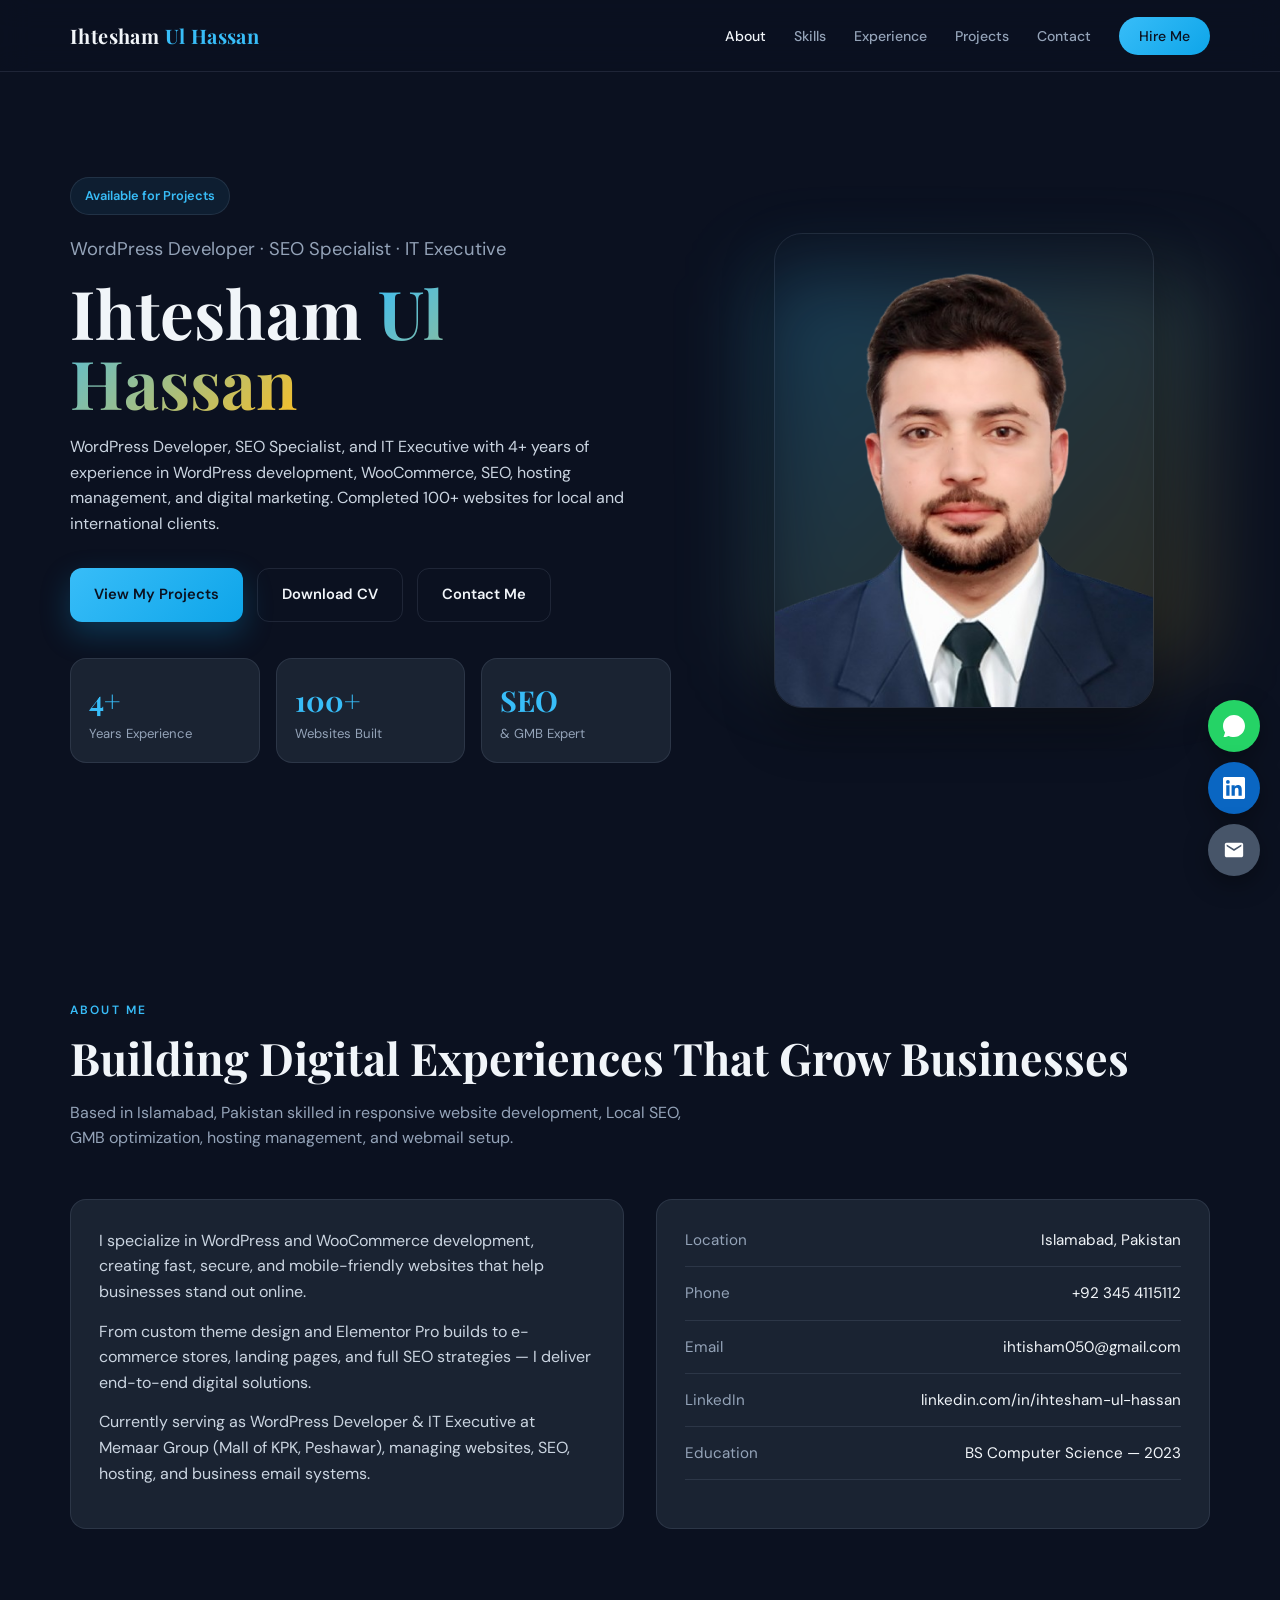
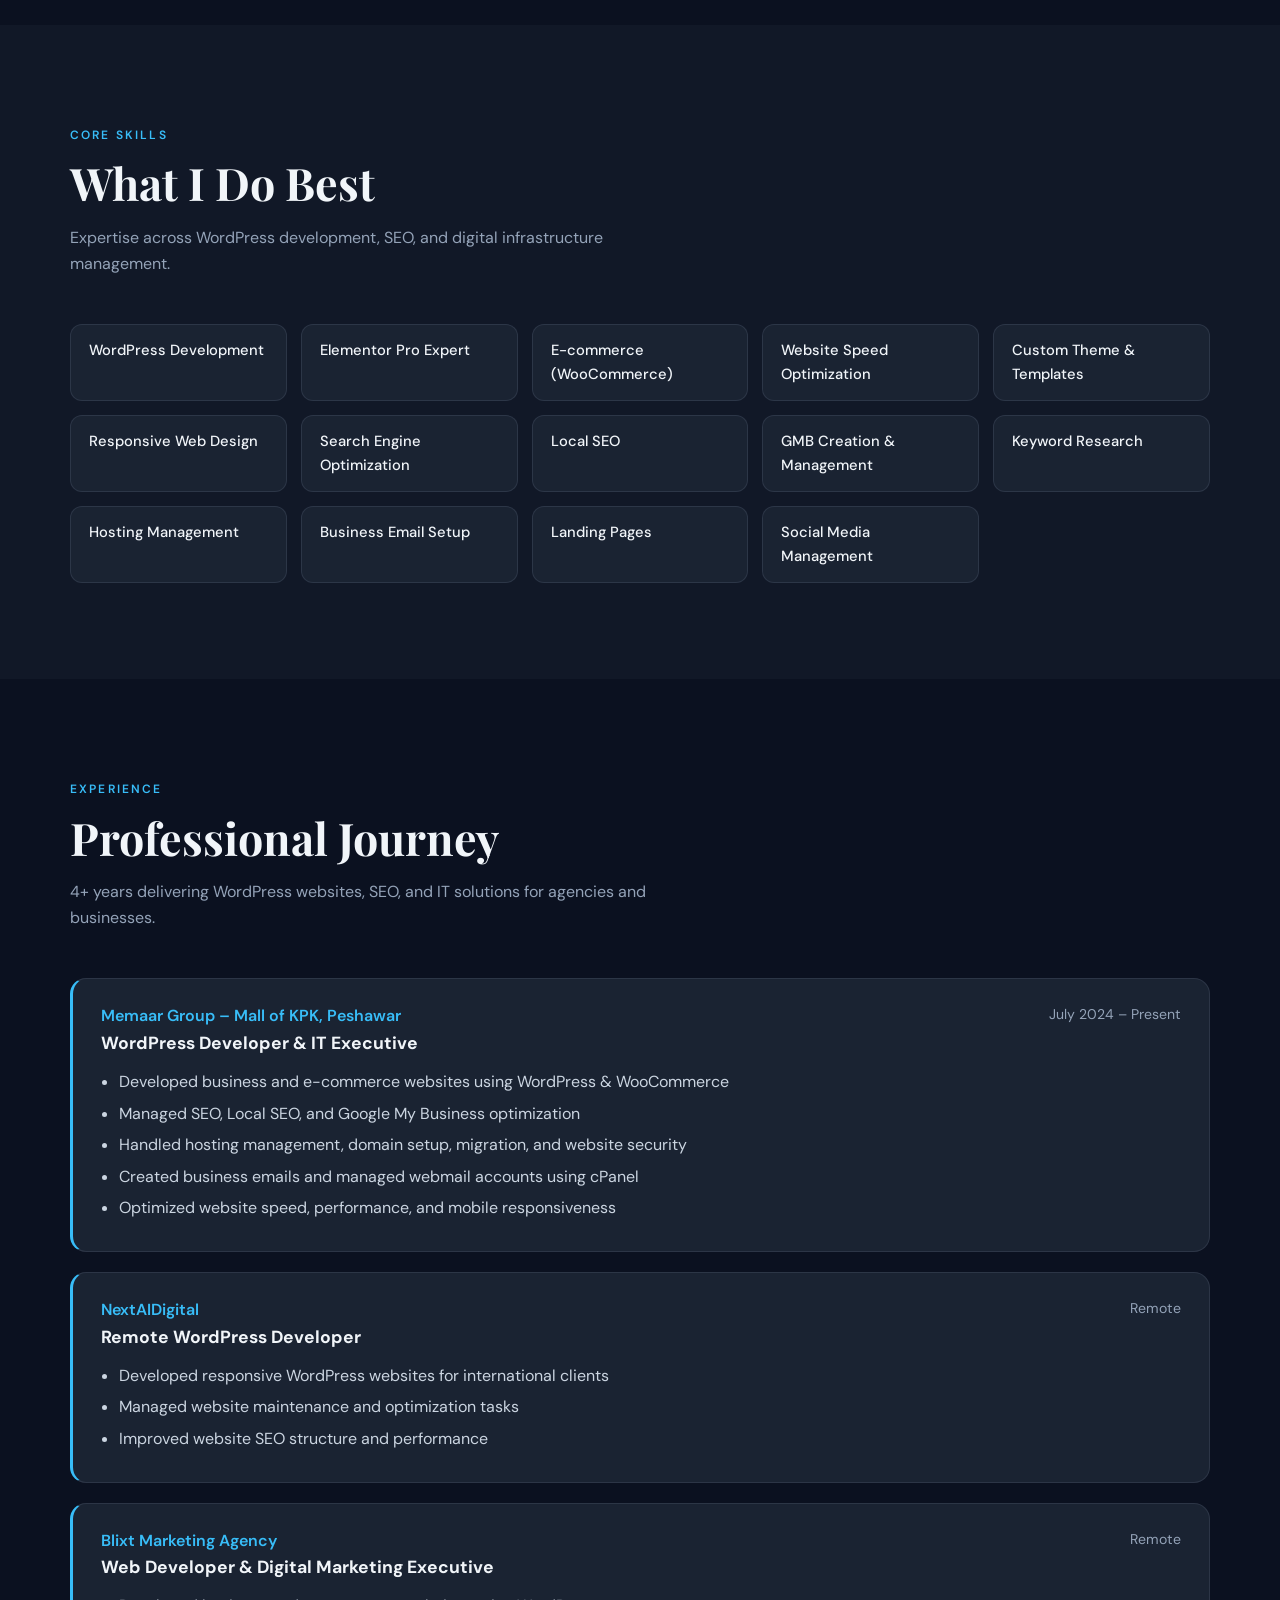
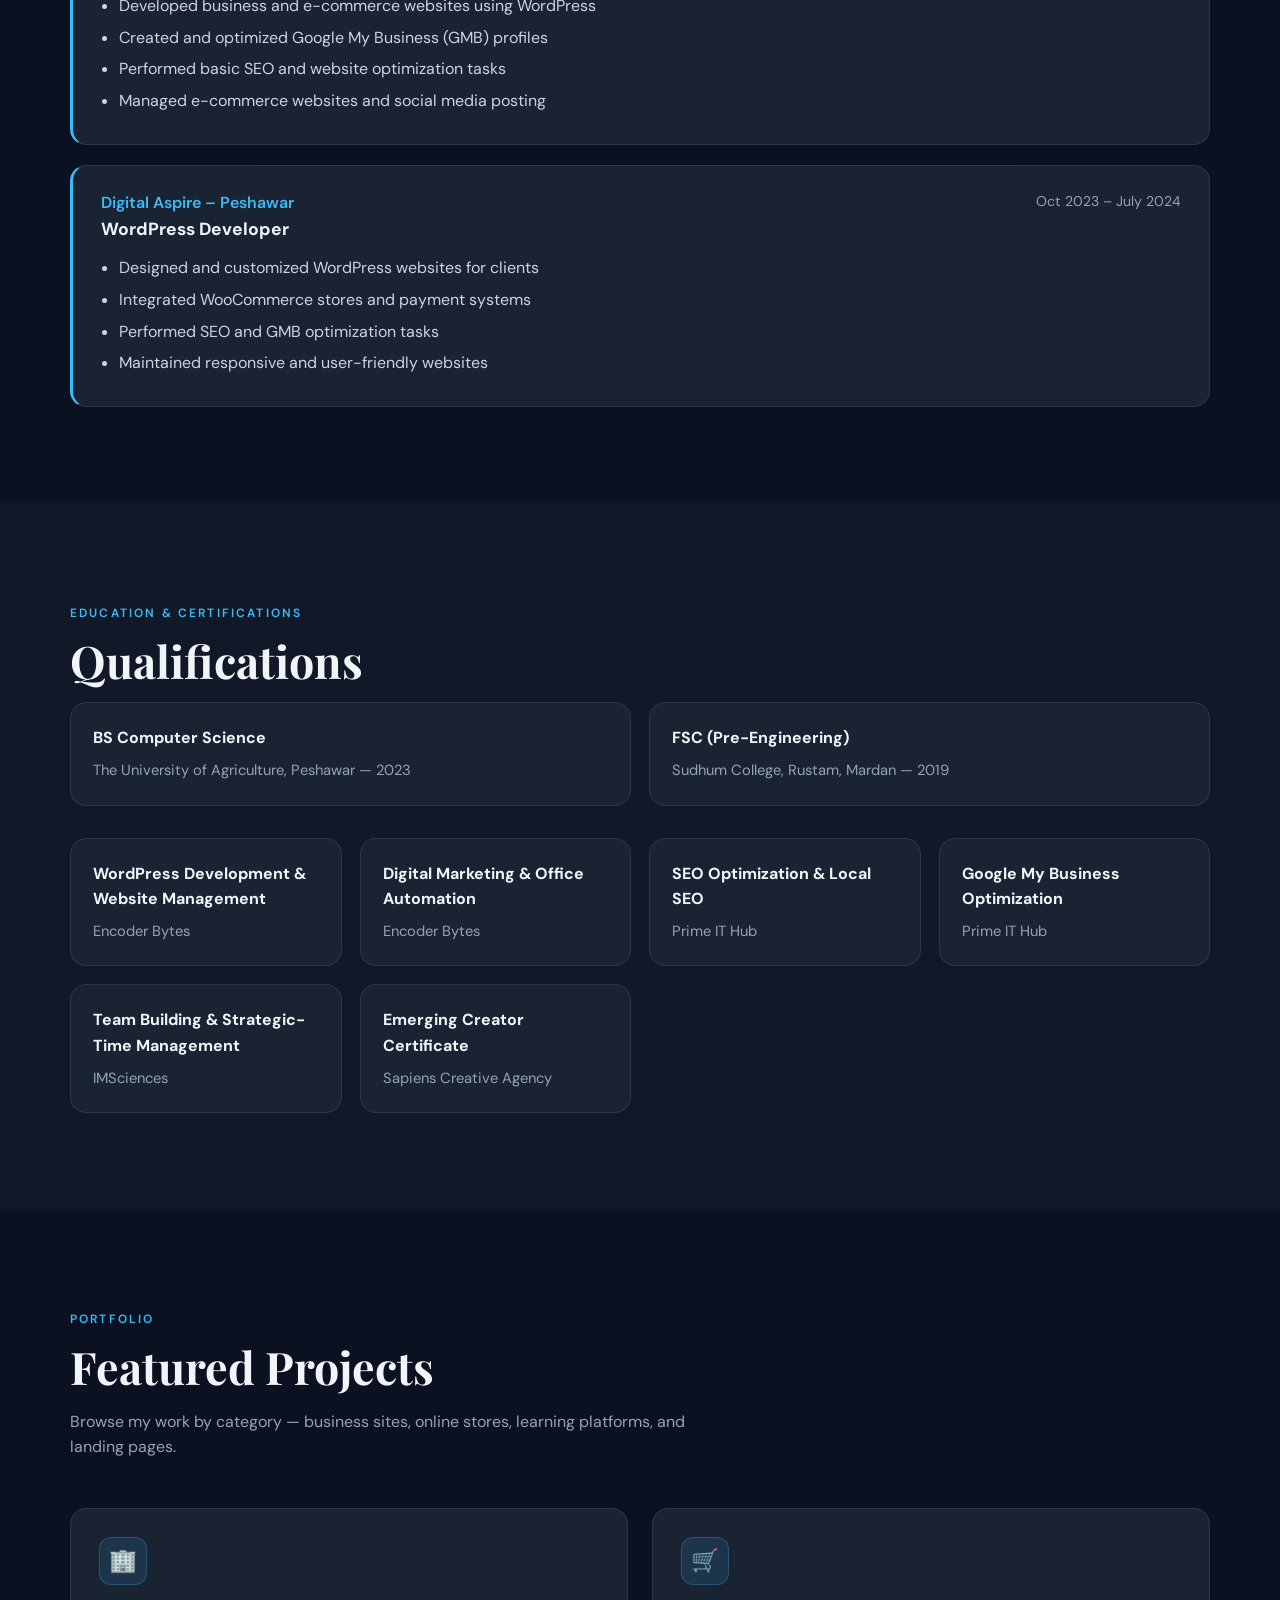
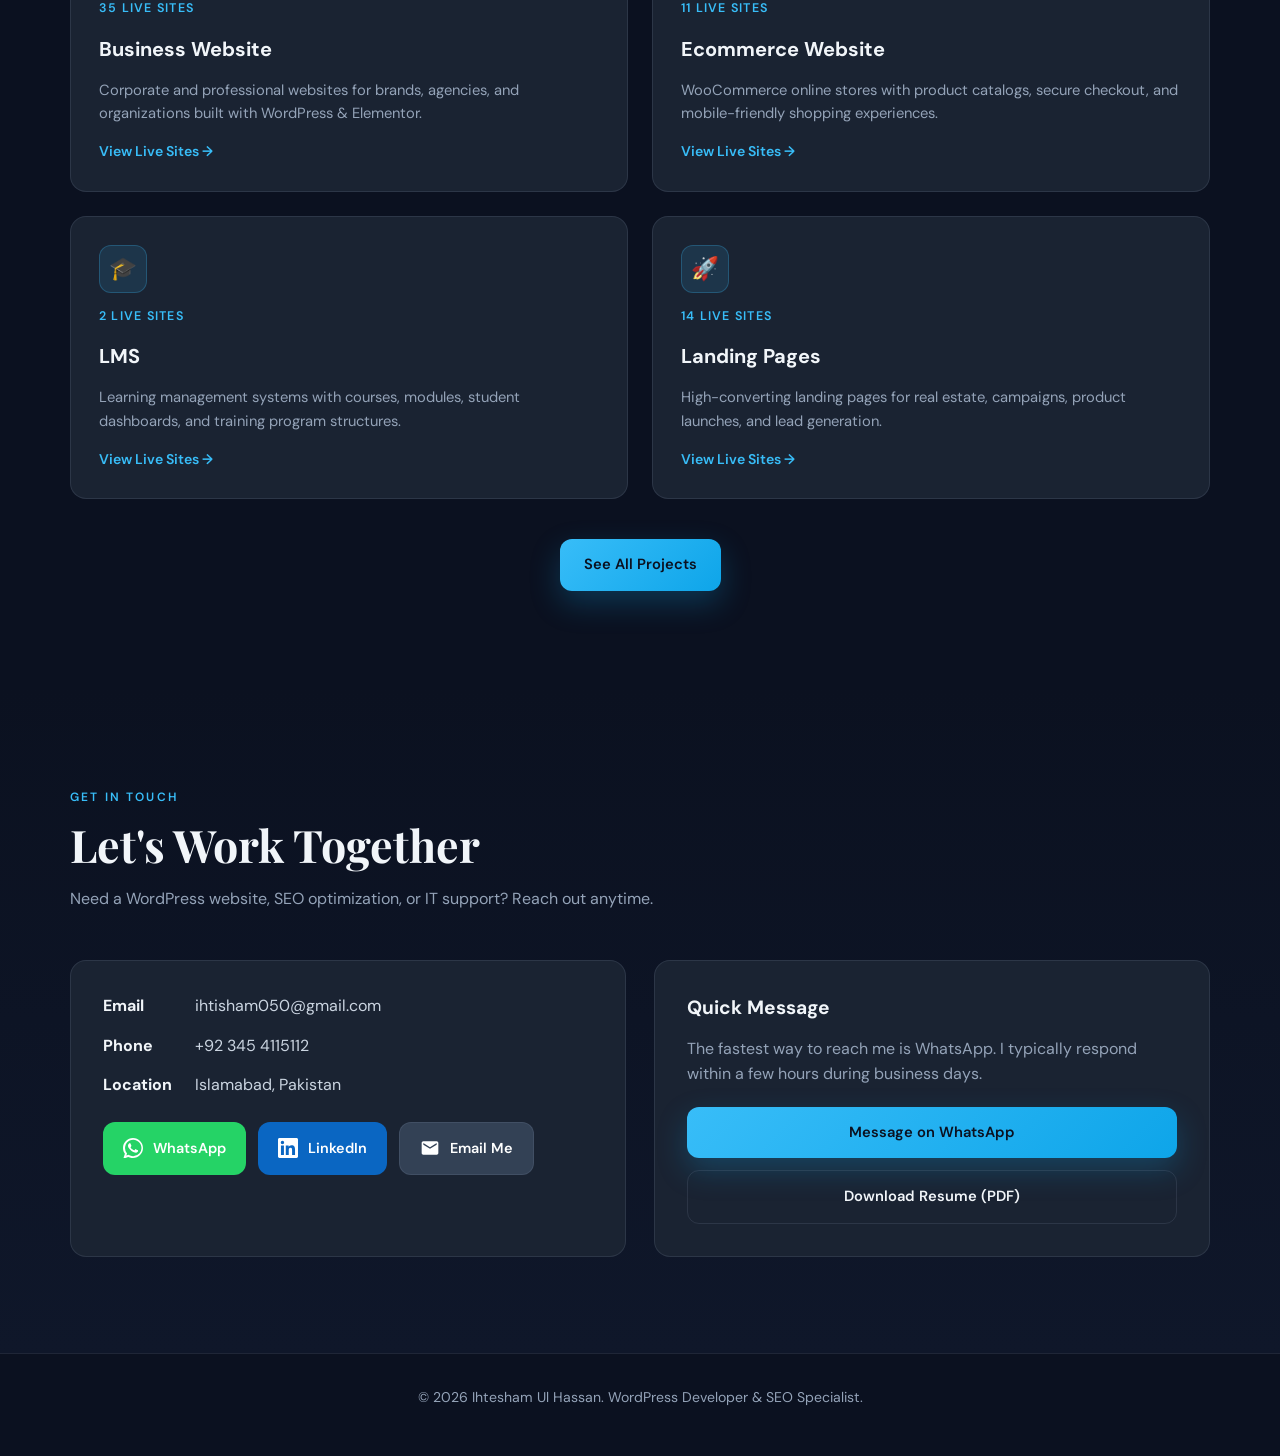
<file: index.html>
<!DOCTYPE html>
<html lang="en">
<head>
  <meta charset="UTF-8">
  <meta name="viewport" content="width=device-width, initial-scale=1.0">
  <meta name="description" content="Ihtesham Ul Hassan — WordPress Developer, SEO Specialist & IT Executive. 4+ years building responsive websites for local and international clients.">
  <title>Ihtesham Ul Hassan | WordPress Developer & SEO Specialist</title>
  <link rel="preconnect" href="https://fonts.googleapis.com">
  <link rel="preconnect" href="https://fonts.gstatic.com" crossorigin>
  <link href="https://fonts.googleapis.com/css2?family=DM+Sans:ital,opsz,wght@0,9..40,400;0,9..40,500;0,9..40,600;0,9..40,700&family=Playfair+Display:wght@600;700&display=swap" rel="stylesheet">
  <link rel="stylesheet" href="style.css">
</head>
<body>

  <nav class="navbar">
    <div class="container">
      <a href="index.html" class="logo">Ihtesham <span>Ul Hassan</span></a>
      <button class="menu-toggle" aria-label="Toggle menu">☰</button>
      <ul class="nav-links">
        <li><a href="#about" class="active">About</a></li>
        <li><a href="#skills">Skills</a></li>
        <li><a href="#experience">Experience</a></li>
        <li><a href="projects.html">Projects</a></li>
        <li><a href="#contact">Contact</a></li>
        <li><a href="#contact" class="nav-cta">Hire Me</a></li>
      </ul>
    </div>
  </nav>

  <header class="hero container">
    <div>
      <div class="hero-badge">Available for Projects</div>
      <p class="hero-subtitle">WordPress Developer · SEO Specialist · IT Executive</p>
      <h1>Ihtesham <span>Ul Hassan</span></h1>
      <p class="hero-text">
        WordPress Developer, SEO Specialist, and IT Executive with 4+ years of experience in WordPress development, WooCommerce, SEO, hosting management, and digital marketing. Completed 100+ websites for local and international clients.
      </p>
      <div class="hero-actions">
        <a href="projects.html" class="btn btn-primary">View My Projects</a>
        <a href="IHTESHAM UL HASSAN 5-26.pdf" download class="btn btn-outline">Download CV</a>
        <a href="#contact" class="btn btn-outline">Contact Me</a>
      </div>
      <div class="hero-stats">
        <div class="stat-card">
          <div class="stat-number">4+</div>
          <div class="stat-label">Years Experience</div>
        </div>
        <div class="stat-card">
          <div class="stat-number">100+</div>
          <div class="stat-label">Websites Built</div>
        </div>
        <div class="stat-card">
          <div class="stat-number">SEO</div>
          <div class="stat-label">& GMB Expert</div>
        </div>
      </div>
    </div>
    <div class="hero-image-wrap">
      <img src="profile.jpeg" alt="Ihtesham Ul Hassan" class="profile-photo">
    </div>
  </header>

  <section id="about" class="section">
    <div class="container fade-in">
      <span class="section-label">About Me</span>
      <h2 class="section-title">Building Digital Experiences That Grow Businesses</h2>
      <p class="section-desc">Based in Islamabad, Pakistan  skilled in responsive website development, Local SEO, GMB optimization, hosting management, and webmail setup.</p>
      <div class="about-grid">
        <div class="about-card">
          <p>I specialize in WordPress and WooCommerce development, creating fast, secure, and mobile-friendly websites that help businesses stand out online.</p>
          <p>From custom theme design and Elementor Pro builds to e-commerce stores, landing pages, and full SEO strategies — I deliver end-to-end digital solutions.</p>
          <p>Currently serving as WordPress Developer & IT Executive at Memaar Group (Mall of KPK, Peshawar), managing websites, SEO, hosting, and business email systems.</p>
        </div>
        <div class="info-card">
          <ul class="info-list">
            <li><span>Location</span><span>Islamabad, Pakistan</span></li>
            <li><span>Phone</span><span>+92 345 4115112</span></li>
            <li><span>Email</span><span>ihtisham050@gmail.com</span></li>
            <li><span>LinkedIn</span><span>linkedin.com/in/ihtesham-ul-hassan</span></li>
            <li><span>Education</span><span>BS Computer Science — 2023</span></li>
          </ul>
        </div>
      </div>
    </div>
  </section>

  <section id="skills" class="section" style="background: var(--bg-soft);">
    <div class="container fade-in">
      <span class="section-label">Core Skills</span>
      <h2 class="section-title">What I Do Best</h2>
      <p class="section-desc">Expertise across WordPress development, SEO, and digital infrastructure management.</p>
      <div class="skills-grid">
        <div class="skill-chip">WordPress Development</div>
        <div class="skill-chip">Elementor Pro Expert</div>
        <div class="skill-chip">E-commerce (WooCommerce)</div>
        <div class="skill-chip">Website Speed Optimization</div>
        <div class="skill-chip">Custom Theme & Templates</div>
        <div class="skill-chip">Responsive Web Design</div>
        <div class="skill-chip">Search Engine Optimization</div>
        <div class="skill-chip">Local SEO</div>
        <div class="skill-chip">GMB Creation & Management</div>
        <div class="skill-chip">Keyword Research</div>
        <div class="skill-chip">Hosting Management</div>
        <div class="skill-chip">Business Email Setup</div>
        <div class="skill-chip">Landing Pages</div>
        <div class="skill-chip">Social Media Management</div>
      </div>
    </div>
  </section>

  <section id="experience" class="section">
    <div class="container fade-in">
      <span class="section-label">Experience</span>
      <h2 class="section-title">Professional Journey</h2>
      <p class="section-desc">4+ years delivering WordPress websites, SEO, and IT solutions for agencies and businesses.</p>
      <div class="timeline">
        <article class="timeline-item">
          <div class="timeline-head">
            <div>
              <div class="timeline-company">Memaar Group – Mall of KPK, Peshawar</div>
              <div class="timeline-role">WordPress Developer & IT Executive</div>
            </div>
            <div class="timeline-date">July 2024 – Present</div>
          </div>
          <ul>
            <li>Developed business and e-commerce websites using WordPress & WooCommerce</li>
            <li>Managed SEO, Local SEO, and Google My Business optimization</li>
            <li>Handled hosting management, domain setup, migration, and website security</li>
            <li>Created business emails and managed webmail accounts using cPanel</li>
            <li>Optimized website speed, performance, and mobile responsiveness</li>
          </ul>
        </article>
        <article class="timeline-item">
          <div class="timeline-head">
            <div>
              <div class="timeline-company">NextAIDigital</div>
              <div class="timeline-role">Remote WordPress Developer</div>
            </div>
            <div class="timeline-date">Remote</div>
          </div>
          <ul>
            <li>Developed responsive WordPress websites for international clients</li>
            <li>Managed website maintenance and optimization tasks</li>
            <li>Improved website SEO structure and performance</li>
          </ul>
        </article>
        <article class="timeline-item">
          <div class="timeline-head">
            <div>
              <div class="timeline-company">Blixt Marketing Agency</div>
              <div class="timeline-role">Web Developer & Digital Marketing Executive</div>
            </div>
            <div class="timeline-date">Remote</div>
          </div>
          <ul>
            <li>Developed business and e-commerce websites using WordPress</li>
            <li>Created and optimized Google My Business (GMB) profiles</li>
            <li>Performed basic SEO and website optimization tasks</li>
            <li>Managed e-commerce websites and social media posting</li>
          </ul>
        </article>
        <article class="timeline-item">
          <div class="timeline-head">
            <div>
              <div class="timeline-company">Digital Aspire – Peshawar</div>
              <div class="timeline-role">WordPress Developer</div>
            </div>
            <div class="timeline-date">Oct 2023 – July 2024</div>
          </div>
          <ul>
            <li>Designed and customized WordPress websites for clients</li>
            <li>Integrated WooCommerce stores and payment systems</li>
            <li>Performed SEO and GMB optimization tasks</li>
            <li>Maintained responsive and user-friendly websites</li>
          </ul>
        </article>
      </div>
    </div>
  </section>

  <section id="education" class="section" style="background: var(--bg-soft);">
    <div class="container fade-in">
      <span class="section-label">Education & Certifications</span>
      <h2 class="section-title">Qualifications</h2>
      <div class="cards-grid" style="margin-bottom: 32px;">
        <div class="card">
          <h3>BS Computer Science</h3>
          <p>The University of Agriculture, Peshawar — 2023</p>
        </div>
        <div class="card">
          <h3>FSC (Pre-Engineering)</h3>
          <p>Sudhum College, Rustam, Mardan — 2019</p>
        </div>
      </div>
      <div class="cards-grid">
        <div class="card">
          <h3>WordPress Development & Website Management</h3>
          <p>Encoder Bytes</p>
        </div>
        <div class="card">
          <h3>Digital Marketing & Office Automation</h3>
          <p>Encoder Bytes</p>
        </div>
        <div class="card">
          <h3>SEO Optimization & Local SEO</h3>
          <p>Prime IT Hub</p>
        </div>
        <div class="card">
          <h3>Google My Business Optimization</h3>
          <p>Prime IT Hub</p>
        </div>
        <div class="card">
          <h3>Team Building & Strategic-Time Management</h3>
          <p>IMSciences</p>
        </div>
        <div class="card">
          <h3>Emerging Creator Certificate</h3>
          <p>Sapiens Creative Agency</p>
        </div>
      </div>
    </div>
  </section>

  <section id="projects" class="section">
    <div class="container fade-in">
      <span class="section-label">Portfolio</span>
      <h2 class="section-title">Featured Projects</h2>
      <p class="section-desc">Browse my work by category — business sites, online stores, learning platforms, and landing pages.</p>

      <div class="project-categories">
        <a href="projects.html#business-websites" class="category-card">
          <div class="category-icon">🏢</div>
          <span class="category-count" data-business-count>35 Live Sites</span>
          <h3>Business Website</h3>
          <p>Corporate and professional websites for brands, agencies, and organizations built with WordPress & Elementor.</p>
          <span class="link-action" style="color: var(--accent); font-weight: 600; font-size: 0.88rem;">View Live Sites →</span>
        </a>

        <a href="projects.html#ecommerce-websites" class="category-card">
          <div class="category-icon">🛒</div>
          <span class="category-count" data-ecommerce-count>11 Live Sites</span>
          <h3>Ecommerce Website</h3>
          <p>WooCommerce online stores with product catalogs, secure checkout, and mobile-friendly shopping experiences.</p>
          <span class="link-action" style="color: var(--accent); font-weight: 600; font-size: 0.88rem;">View Live Sites →</span>
        </a>

        <a href="projects.html#lms" class="category-card">
          <div class="category-icon">🎓</div>
          <span class="category-count" data-lms-count>2 Live Sites</span>
          <h3>LMS</h3>
          <p>Learning management systems with courses, modules, student dashboards, and training program structures.</p>
          <span class="link-action" style="color: var(--accent); font-weight: 600; font-size: 0.88rem;">View Live Sites →</span>
        </a>

        <a href="projects.html#landing-pages" class="category-card">
          <div class="category-icon">🚀</div>
          <span class="category-count" data-landing-count>14 Live Sites</span>
          <h3>Landing Pages</h3>
          <p>High-converting landing pages for real estate, campaigns, product launches, and lead generation.</p>
          <span class="link-action" style="color: var(--accent); font-weight: 600; font-size: 0.88rem;">View Live Sites →</span>
        </a>
      </div>

      <div style="text-align: center; margin-top: 40px;">
        <a href="projects.html" class="btn btn-primary">See All Projects</a>
      </div>
    </div>
  </section>

  <section id="contact" class="section contact-section">
    <div class="container fade-in">
      <span class="section-label">Get In Touch</span>
      <h2 class="section-title">Let's Work Together</h2>
      <p class="section-desc">Need a WordPress website, SEO optimization, or IT support? Reach out anytime.</p>
      <div class="contact-grid">
        <div class="contact-card">
          <div class="contact-detail"><strong>Email</strong> ihtisham050@gmail.com</div>
          <div class="contact-detail"><strong>Phone</strong> +92 345 4115112</div>
          <div class="contact-detail"><strong>Location</strong> Islamabad, Pakistan</div>
          <div class="contact-buttons">
            <a href="https://wa.me/923454115112?text=Hi%20Ihtesham%2C%20I%20saw%20your%20portfolio%20and%20would%20like%20to%20connect!" target="_blank" rel="noopener" class="social-btn social-wa">
              <svg width="20" height="20" viewBox="0 0 24 24" fill="currentColor"><path d="M17.472 14.382c-.297-.149-1.758-.867-2.03-.967-.273-.099-.471-.148-.67.15-.197.297-.767.966-.94 1.164-.173.199-.347.223-.644.075-.297-.15-1.255-.463-2.39-1.475-.883-.788-1.48-1.761-1.653-2.059-.173-.297-.018-.458.13-.606.134-.133.298-.347.446-.52.149-.174.198-.298.298-.497.099-.198.05-.371-.025-.52-.075-.149-.669-1.612-.916-2.207-.242-.579-.487-.5-.669-.51-.173-.008-.371-.01-.57-.01-.198 0-.52.074-.792.372-.272.297-1.04 1.016-1.04 2.479 0 1.462 1.065 2.875 1.213 3.074.149.198 2.096 3.2 5.077 4.487.709.306 1.262.489 1.694.625.712.227 1.36.195 1.871.118.571-.085 1.758-.719 2.006-1.413.248-.694.248-1.289.173-1.413-.074-.124-.272-.198-.57-.347z"/><path d="M12 0C5.373 0 0 5.373 0 12c0 2.625.846 5.059 2.284 7.034L.789 23.492a.75.75 0 0 0 .917.917l4.458-1.495A11.945 11.945 0 0 0 12 24c6.627 0 12-5.373 12-12S18.627 0 12 0zm0 21.818a9.818 9.818 0 0 1-5.012-1.378l-.358-.213-2.642.886.886-2.575-.233-.375A9.818 9.818 0 1 1 12 21.818z"/></svg>
              WhatsApp
            </a>
            <a href="https://www.linkedin.com/in/ihtesham-ul-hassan" target="_blank" rel="noopener" class="social-btn social-li">
              <svg width="20" height="20" viewBox="0 0 24 24" fill="currentColor"><path d="M20.447 20.452h-3.554v-5.569c0-1.328-.027-3.037-1.852-3.037-1.853 0-2.136 1.445-2.136 2.939v5.667H9.351V9h3.414v1.561h.046c.477-.9 1.637-1.85 3.37-1.85 3.601 0 4.267 2.37 4.267 5.455v6.286zM5.337 7.433a2.062 2.062 0 0 1-2.063-2.065 2.064 2.064 0 1 1 2.063 2.065zm1.782 13.019H3.555V9h3.564v11.452zM22.225 0H1.771C.792 0 0 .774 0 1.729v20.542C0 23.227.792 24 1.771 24h20.451C23.2 24 24 23.227 24 22.271V1.729C24 .774 23.2 0 22.222 0h.003z"/></svg>
              LinkedIn
            </a>
            <a href="mailto:ihtisham050@gmail.com?subject=Project%20Inquiry%20from%20Portfolio" class="social-btn social-email">
              <svg width="20" height="20" viewBox="0 0 24 24" fill="currentColor"><path d="M20 4H4c-1.1 0-2 .9-2 2v12c0 1.1.9 2 2 2h16c1.1 0 2-.9 2-2V6c0-1.1-.9-2-2-2zm0 4l-8 5-8-5V6l8 5 8-5v2z"/></svg>
              Email Me
            </a>
          </div>
        </div>
        <div class="contact-card">
          <h3 style="margin-bottom: 12px; font-size: 1.2rem;">Quick Message</h3>
          <p style="color: var(--muted); margin-bottom: 20px;">The fastest way to reach me is WhatsApp. I typically respond within a few hours during business days.</p>
          <a href="https://wa.me/923454115112?text=Hi%20Ihtesham%2C%20I%20want%20to%20discuss%20a%20project!" target="_blank" rel="noopener" class="btn btn-primary" style="width: 100%;">Message on WhatsApp</a>
          <a href="IHTESHAM UL HASSAN 5-26.pdf" download class="btn btn-outline" style="width: 100%; margin-top: 12px;">Download Resume (PDF)</a>
        </div>
      </div>
    </div>
  </section>

  <footer>
    <div class="container">
      <p>&copy; 2026 Ihtesham Ul Hassan. WordPress Developer & SEO Specialist.</p>
    </div>
  </footer>

  <div class="floating-contact" aria-label="Quick contact">
    <a href="https://wa.me/923454115112?text=Hi%20Ihtesham!" target="_blank" rel="noopener" class="float-btn float-wa" title="WhatsApp">
      <svg viewBox="0 0 24 24"><path d="M17.472 14.382c-.297-.149-1.758-.867-2.03-.967-.273-.099-.471-.148-.67.15-.197.297-.767.966-.94 1.164-.173.199-.347.223-.644.075-.297-.15-1.255-.463-2.39-1.475-.883-.788-1.48-1.761-1.653-2.059-.173-.297-.018-.458.13-.606.134-.133.298-.347.446-.52.149-.174.198-.298.298-.497.099-.198.05-.371-.025-.52-.075-.149-.669-1.612-.916-2.207-.242-.579-.487-.5-.669-.51-.173-.008-.371-.01-.57-.01-.198 0-.52.074-.792.372-.272.297-1.04 1.016-1.04 2.479 0 1.462 1.065 2.875 1.213 3.074.149.198 2.096 3.2 5.077 4.487.709.306 1.262.489 1.694.625.712.227 1.36.195 1.871.118.571-.085 1.758-.719 2.006-1.413.248-.694.248-1.289.173-1.413-.074-.124-.272-.198-.57-.347z"/><path d="M12 0C5.373 0 0 5.373 0 12c0 2.625.846 5.059 2.284 7.034L.789 23.492a.75.75 0 0 0 .917.917l4.458-1.495A11.945 11.945 0 0 0 12 24c6.627 0 12-5.373 12-12S18.627 0 12 0z"/></svg>
    </a>
    <a href="https://www.linkedin.com/in/ihtesham-ul-hassan" target="_blank" rel="noopener" class="float-btn float-li" title="LinkedIn">
      <svg viewBox="0 0 24 24"><path d="M20.447 20.452h-3.554v-5.569c0-1.328-.027-3.037-1.852-3.037-1.853 0-2.136 1.445-2.136 2.939v5.667H9.351V9h3.414v1.561h.046c.477-.9 1.637-1.85 3.37-1.85 3.601 0 4.267 2.37 4.267 5.455v6.286zM5.337 7.433a2.062 2.062 0 0 1-2.063-2.065 2.064 2.064 0 1 1 2.063 2.065zm1.782 13.019H3.555V9h3.564v11.452zM22.225 0H1.771C.792 0 0 .774 0 1.729v20.542C0 23.227.792 24 1.771 24h20.451C23.2 24 24 23.227 24 22.271V1.729C24 .774 23.2 0 22.222 0h.003z"/></svg>
    </a>
    <a href="mailto:ihtisham050@gmail.com" class="float-btn float-email" title="Email">
      <svg viewBox="0 0 24 24"><path d="M20 4H4c-1.1 0-2 .9-2 2v12c0 1.1.9 2 2 2h16c1.1 0 2-.9 2-2V6c0-1.1-.9-2-2-2zm0 4l-8 5-8-5V6l8 5 8-5v2z"/></svg>
    </a>
  </div>

  <script src="main.js"></script>
  <script src="projects-data.js"></script>
</body>
</html>
</file>
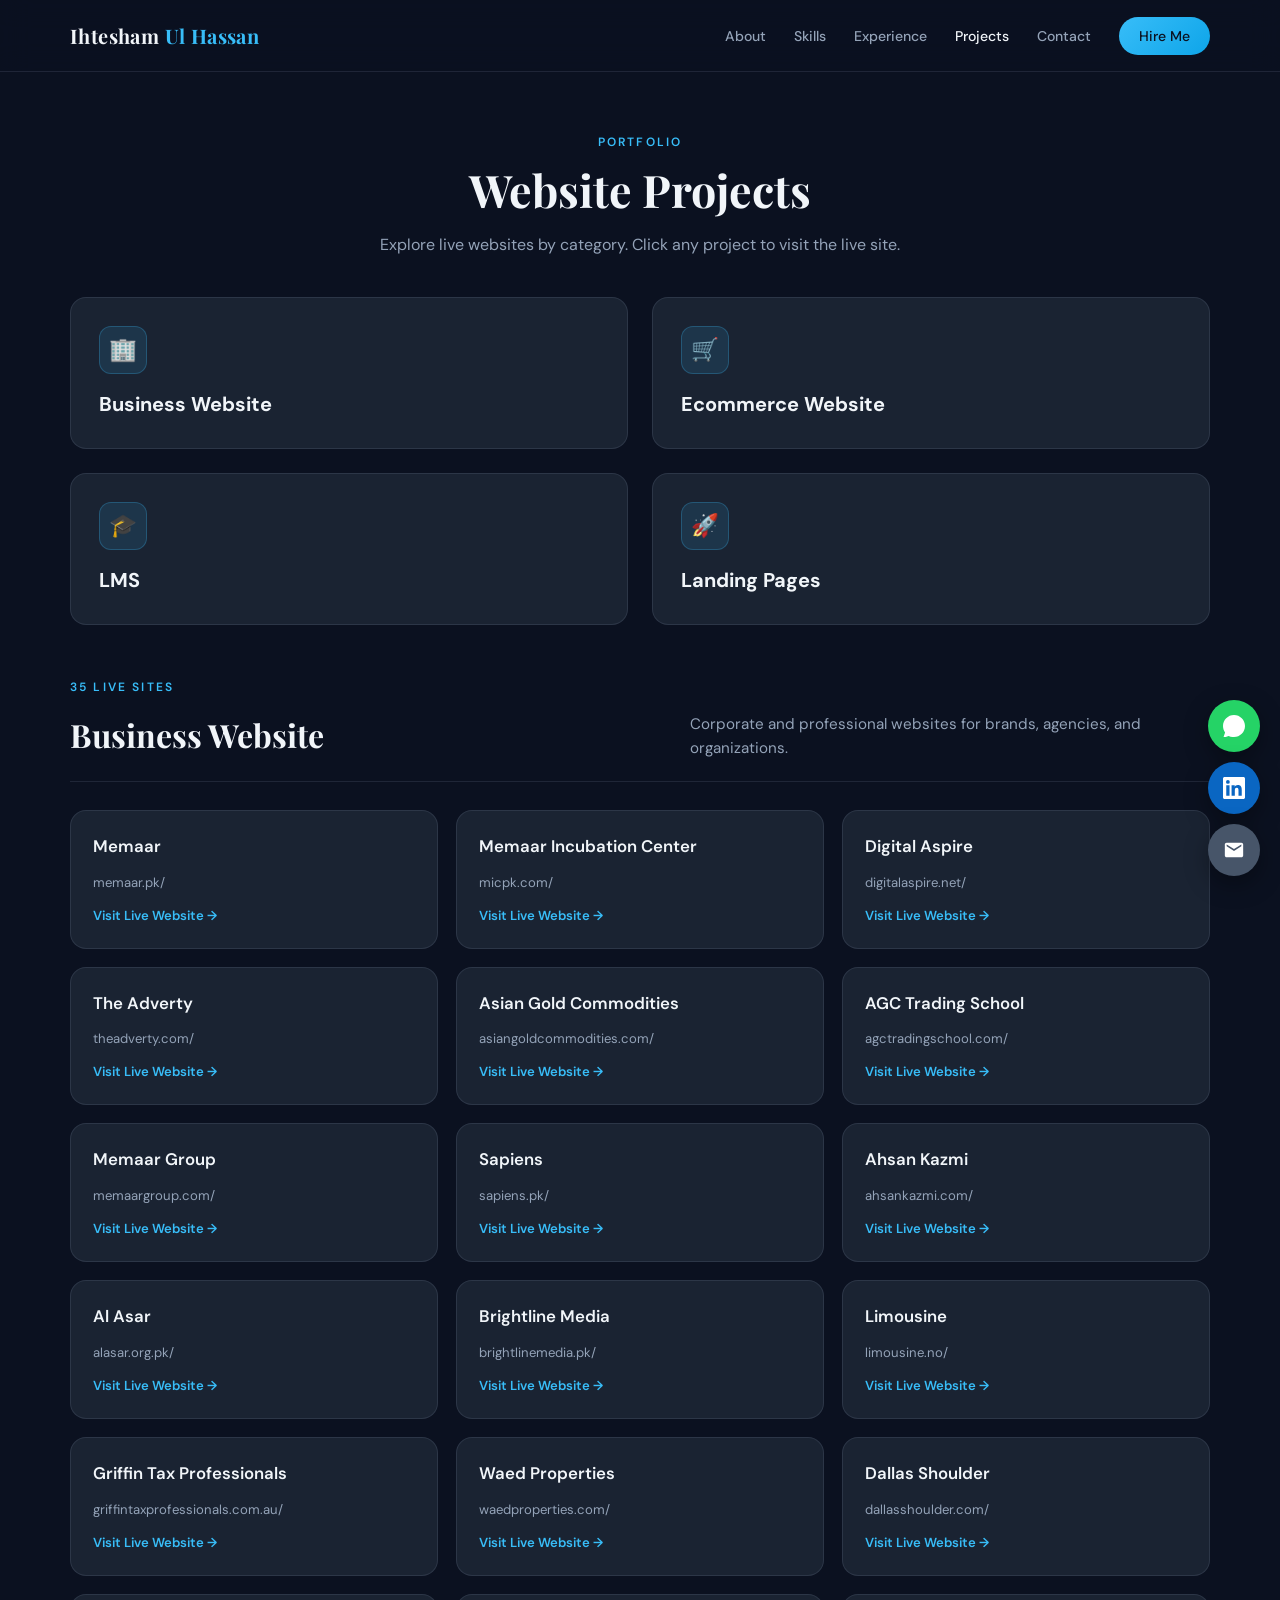
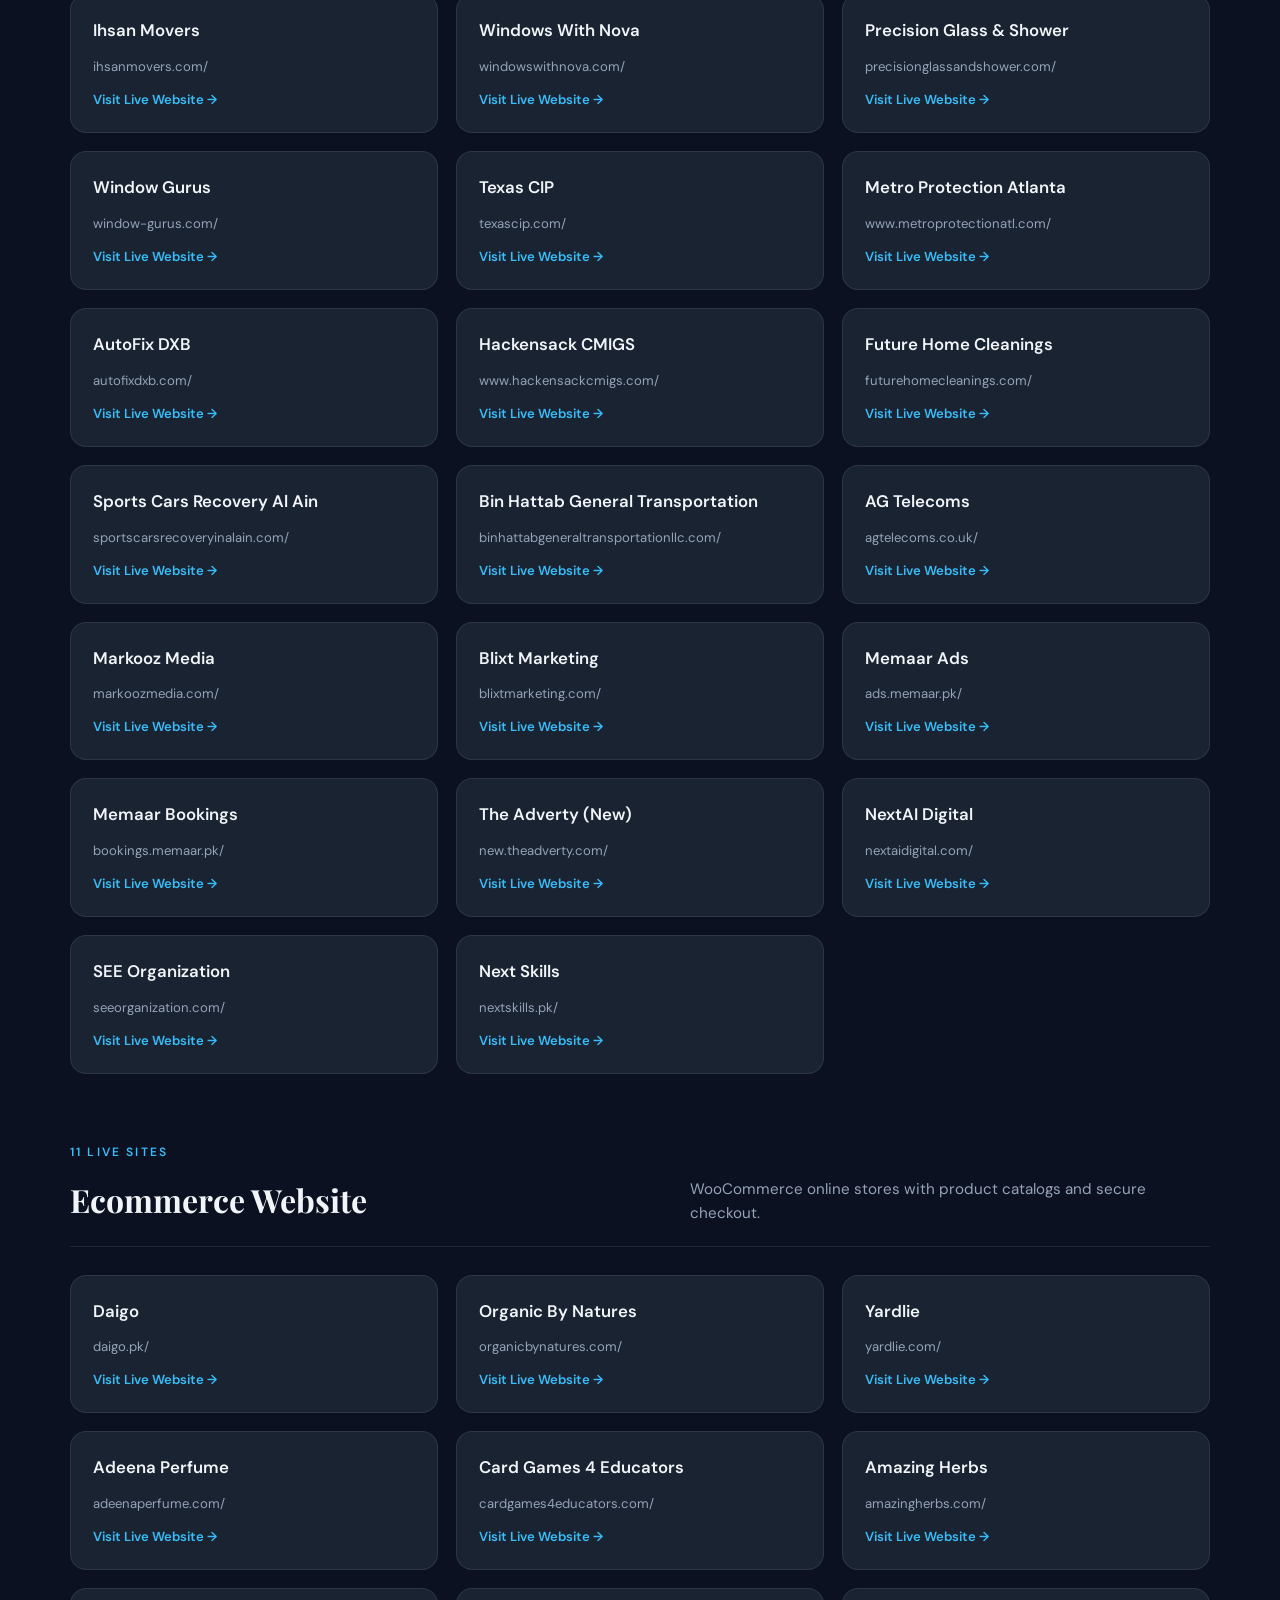
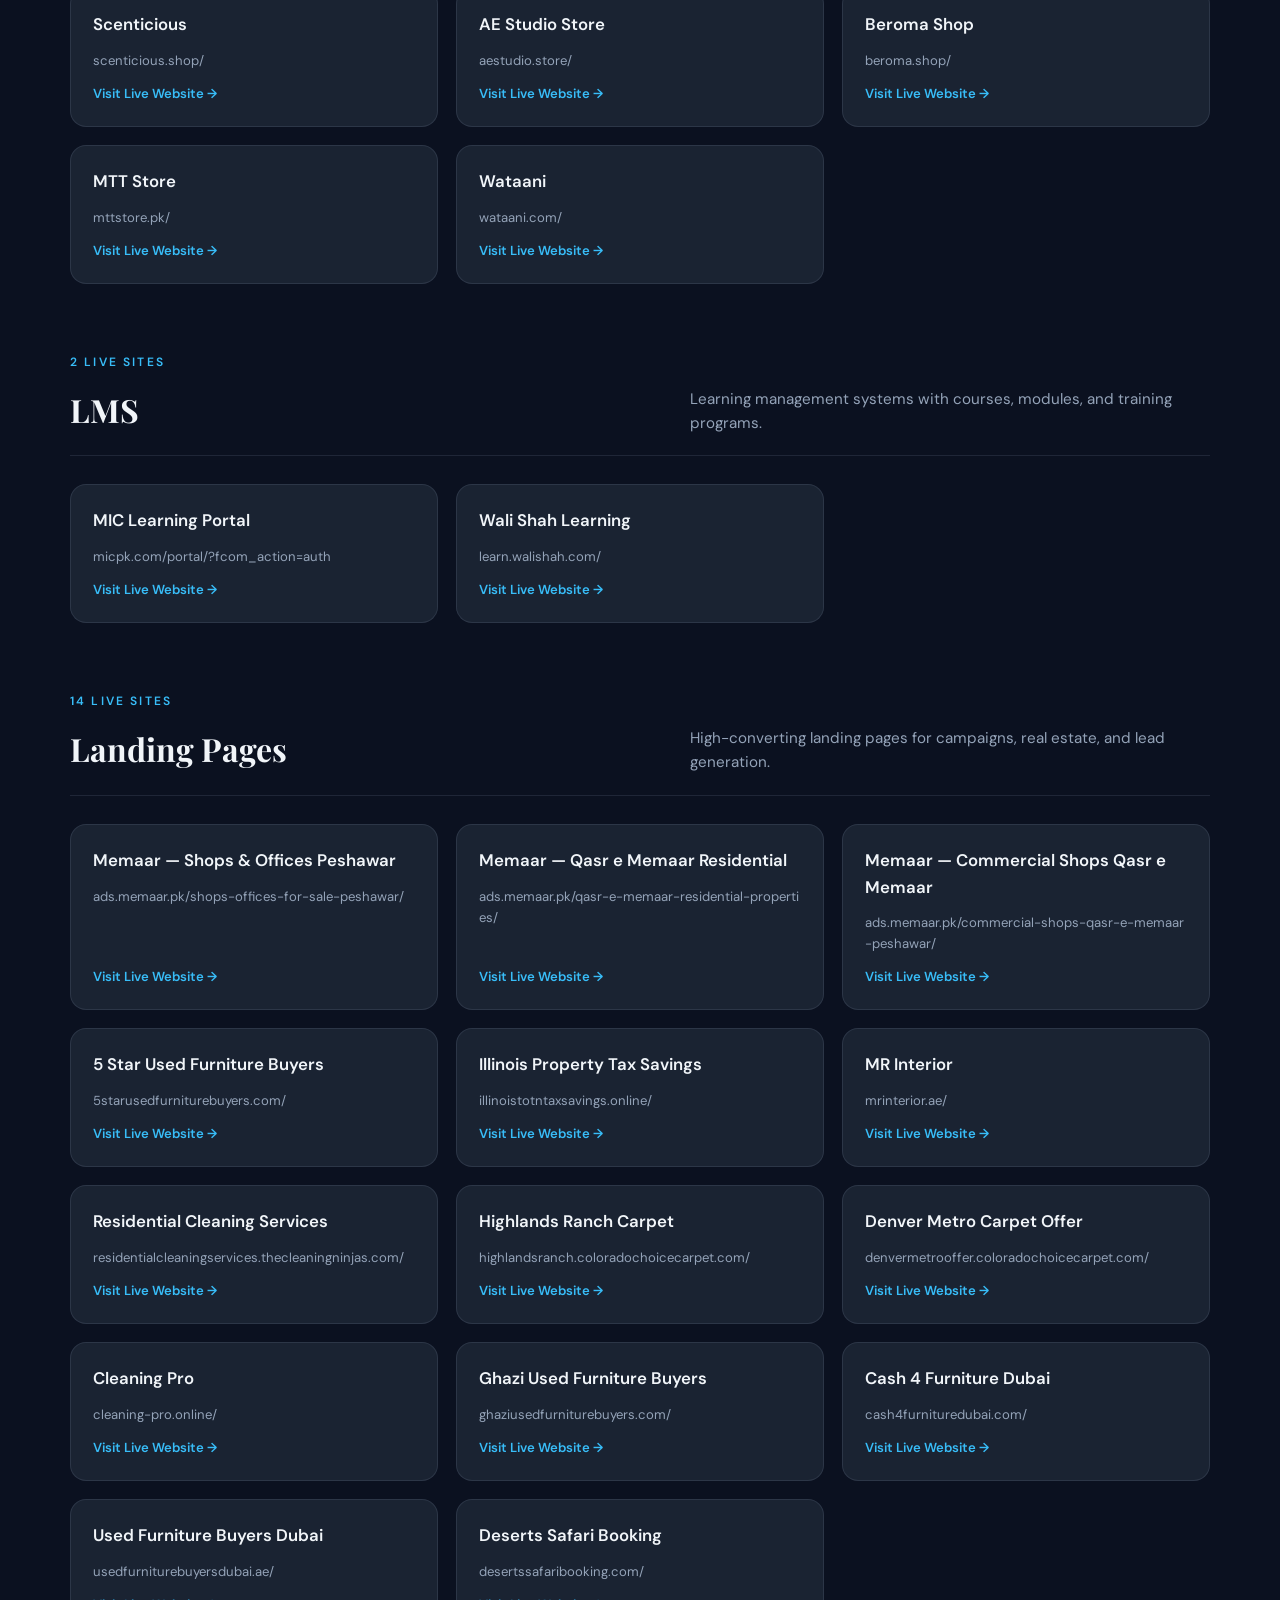
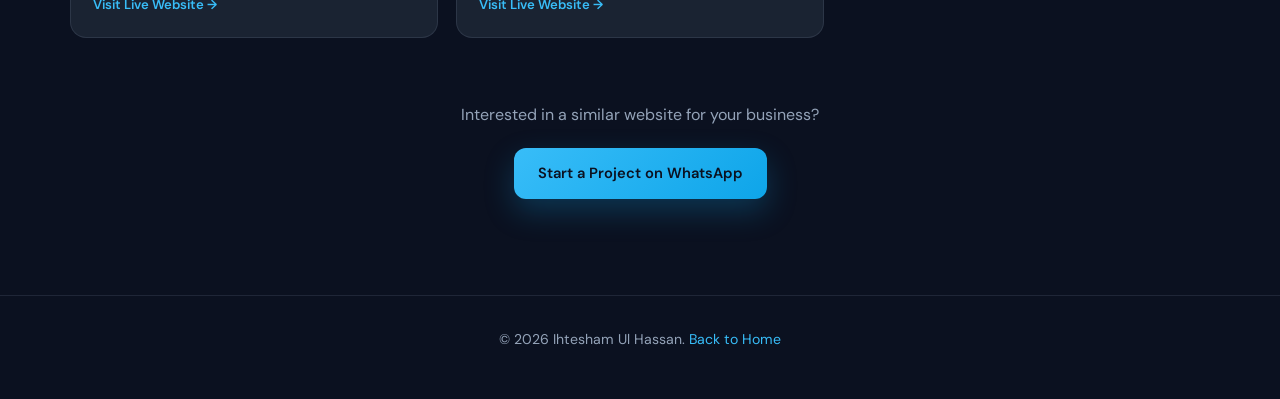
<file: projects.html>
<!DOCTYPE html>
<html lang="en">
<head>
  <meta charset="UTF-8">
  <meta name="viewport" content="width=device-width, initial-scale=1.0">
  <meta name="description" content="Portfolio projects by Ihtesham Ul Hassan — business websites, ecommerce, LMS, and landing pages.">
  <title>Projects | Ihtesham Ul Hassan</title>
  <link rel="preconnect" href="https://fonts.googleapis.com">
  <link rel="preconnect" href="https://fonts.gstatic.com" crossorigin>
  <link href="https://fonts.googleapis.com/css2?family=DM+Sans:ital,opsz,wght@0,9..40,400;0,9..40,500;0,9..40,600;0,9..40,700&family=Playfair+Display:wght@600;700&display=swap" rel="stylesheet">
  <link rel="stylesheet" href="style.css">
</head>
<body>

  <nav class="navbar">
    <div class="container">
      <a href="index.html" class="logo">Ihtesham <span>Ul Hassan</span></a>
      <button class="menu-toggle" aria-label="Toggle menu">☰</button>
      <ul class="nav-links">
        <li><a href="index.html#about">About</a></li>
        <li><a href="index.html#skills">Skills</a></li>
        <li><a href="index.html#experience">Experience</a></li>
        <li><a href="projects.html" class="active">Projects</a></li>
        <li><a href="index.html#contact">Contact</a></li>
        <li><a href="index.html#contact" class="nav-cta">Hire Me</a></li>
      </ul>
    </div>
  </nav>

  <header class="page-hero container fade-in">
    <span class="section-label">Portfolio</span>
    <h1 class="section-title">Website Projects</h1>
    <p class="section-desc">Explore live websites by category. Click any project to visit the live site.</p>

    <div class="project-categories" style="margin-top: 40px; text-align: left;">
      <a href="#business-websites" class="category-card">
        <div class="category-icon">🏢</div>
        <h3>Business Website</h3>
      </a>
      <a href="#ecommerce-websites" class="category-card">
        <div class="category-icon">🛒</div>
        <h3>Ecommerce Website</h3>
      </a>
      <a href="#lms" class="category-card">
        <div class="category-icon">🎓</div>
        <h3>LMS</h3>
      </a>
      <a href="#landing-pages" class="category-card">
        <div class="category-icon">🚀</div>
        <h3>Landing Pages</h3>
      </a>
    </div>
  </header>

  <section class="section" style="padding-top: 0;">
    <div class="container">

      <!-- 1. Business Website -->
      <div id="business-websites" class="project-category-block fade-in">
        <div class="category-block-header">
          <div>
            <span class="section-label" data-business-count>35 Live Sites</span>
            <h2>Business Website</h2>
          </div>
          <p>Corporate and professional websites for brands, agencies, and organizations.</p>
        </div>
        <div class="project-links-grid" data-category="business">
          <p class="category-empty">Loading projects…</p>
        </div>
      </div>

      <!-- 2. Ecommerce Website -->
      <div id="ecommerce-websites" class="project-category-block fade-in">
        <div class="category-block-header">
          <div>
            <span class="section-label" data-ecommerce-count>11 Live Sites</span>
            <h2>Ecommerce Website</h2>
          </div>
          <p>WooCommerce online stores with product catalogs and secure checkout.</p>
        </div>
        <div class="project-links-grid" data-category="ecommerce">
          <p class="category-empty">Loading projects…</p>
        </div>
      </div>

      <!-- 3. LMS -->
      <div id="lms" class="project-category-block fade-in">
        <div class="category-block-header">
          <div>
            <span class="section-label" data-lms-count>2 Live Sites</span>
            <h2>LMS</h2>
          </div>
          <p>Learning management systems with courses, modules, and training programs.</p>
        </div>
        <div class="project-links-grid" data-category="lms">
          <p class="category-empty">Loading projects…</p>
        </div>
      </div>

      <!-- 4. Landing Pages -->
      <div id="landing-pages" class="project-category-block fade-in">
        <div class="category-block-header">
          <div>
            <span class="section-label" data-landing-count>14 Live Sites</span>
            <h2>Landing Pages</h2>
          </div>
          <p>High-converting landing pages for campaigns, real estate, and lead generation.</p>
        </div>
        <div class="project-links-grid" data-category="landing">
          <p class="category-empty">Loading projects…</p>
        </div>
      </div>

      <div style="text-align: center; margin-top: 56px;" class="fade-in">
        <p style="color: var(--muted); margin-bottom: 20px;">Interested in a similar website for your business?</p>
        <a href="https://wa.me/923454115112?text=Hi%20Ihtesham%2C%20I%20saw%20your%20projects%20and%20want%20to%20discuss%20a%20website!" target="_blank" rel="noopener" class="btn btn-primary">Start a Project on WhatsApp</a>
      </div>
    </div>
  </section>

  <footer>
    <div class="container">
      <p>&copy; 2026 Ihtesham Ul Hassan. <a href="index.html">Back to Home</a></p>
    </div>
  </footer>

  <div class="floating-contact" aria-label="Quick contact">
    <a href="https://wa.me/923454115112?text=Hi%20Ihtesham!" target="_blank" rel="noopener" class="float-btn float-wa" title="WhatsApp">
      <svg viewBox="0 0 24 24"><path d="M17.472 14.382c-.297-.149-1.758-.867-2.03-.967-.273-.099-.471-.148-.67.15-.197.297-.767.966-.94 1.164-.173.199-.347.223-.644.075-.297-.15-1.255-.463-2.39-1.475-.883-.788-1.48-1.761-1.653-2.059-.173-.297-.018-.458.13-.606.134-.133.298-.347.446-.52.149-.174.198-.298.298-.497.099-.198.05-.371-.025-.52-.075-.149-.669-1.612-.916-2.207-.242-.579-.487-.5-.669-.51-.173-.008-.371-.01-.57-.01-.198 0-.52.074-.792.372-.272.297-1.04 1.016-1.04 2.479 0 1.462 1.065 2.875 1.213 3.074.149.198 2.096 3.2 5.077 4.487.709.306 1.262.489 1.694.625.712.227 1.36.195 1.871.118.571-.085 1.758-.719 2.006-1.413.248-.694.248-1.289.173-1.413-.074-.124-.272-.198-.57-.347z"/><path d="M12 0C5.373 0 0 5.373 0 12c0 2.625.846 5.059 2.284 7.034L.789 23.492a.75.75 0 0 0 .917.917l4.458-1.495A11.945 11.945 0 0 0 12 24c6.627 0 12-5.373 12-12S18.627 0 12 0z"/></svg>
    </a>
    <a href="https://www.linkedin.com/in/ihtesham-ul-hassan" target="_blank" rel="noopener" class="float-btn float-li" title="LinkedIn">
      <svg viewBox="0 0 24 24"><path d="M20.447 20.452h-3.554v-5.569c0-1.328-.027-3.037-1.852-3.037-1.853 0-2.136 1.445-2.136 2.939v5.667H9.351V9h3.414v1.561h.046c.477-.9 1.637-1.85 3.37-1.85 3.601 0 4.267 2.37 4.267 5.455v6.286zM5.337 7.433a2.062 2.062 0 0 1-2.063-2.065 2.064 2.064 0 1 1 2.063 2.065zm1.782 13.019H3.555V9h3.564v11.452zM22.225 0H1.771C.792 0 0 .774 0 1.729v20.542C0 23.227.792 24 1.771 24h20.451C23.2 24 24 23.227 24 22.271V1.729C24 .774 23.2 0 22.222 0h.003z"/></svg>
    </a>
    <a href="mailto:ihtisham050@gmail.com" class="float-btn float-email" title="Email">
      <svg viewBox="0 0 24 24"><path d="M20 4H4c-1.1 0-2 .9-2 2v12c0 1.1.9 2 2 2h16c1.1 0 2-.9 2-2V6c0-1.1-.9-2-2-2zm0 4l-8 5-8-5V6l8 5 8-5v2z"/></svg>
    </a>
  </div>

  <script src="main.js"></script>
  <script src="projects-data.js"></script>
  <script>
    if (window.location.hash) {
      const target = document.querySelector(window.location.hash);
      if (target) {
        setTimeout(() => target.scrollIntoView({ behavior: "smooth", block: "start" }), 300);
      }
    }
  </script>
</body>
</html>
</file>
<file: style.css>
:root {
  --bg: #0b1120;
  --bg-soft: #111827;
  --surface: #1a2332;
  --surface-hover: #243044;
  --text: #f1f5f9;
  --muted: #94a3b8;
  --accent: #38bdf8;
  --accent-2: #0ea5e9;
  --gold: #fbbf24;
  --border: rgba(148, 163, 184, 0.15);
  --shadow: 0 20px 50px rgba(0, 0, 0, 0.35);
  --radius: 16px;
  --nav-h: 72px;
}

* {
  margin: 0;
  padding: 0;
  box-sizing: border-box;
}

html {
  scroll-behavior: smooth;
}

body {
  font-family: "DM Sans", system-ui, sans-serif;
  background: var(--bg);
  color: var(--text);
  line-height: 1.6;
  overflow-x: hidden;
}

img {
  max-width: 100%;
  display: block;
}

a {
  color: inherit;
  text-decoration: none;
}

.container {
  width: min(1140px, calc(100% - 40px));
  margin: 0 auto;
}

.section {
  padding: 96px 0;
}

.section-label {
  display: inline-block;
  font-size: 0.75rem;
  letter-spacing: 0.18em;
  text-transform: uppercase;
  color: var(--accent);
  font-weight: 600;
  margin-bottom: 12px;
}

.section-title {
  font-family: "Playfair Display", Georgia, serif;
  font-size: clamp(2rem, 4vw, 2.8rem);
  font-weight: 700;
  line-height: 1.15;
  margin-bottom: 16px;
}

.section-desc {
  color: var(--muted);
  max-width: 620px;
  margin-bottom: 48px;
}

/* NAV */
.navbar {
  position: fixed;
  inset: 0 0 auto;
  height: var(--nav-h);
  z-index: 1000;
  background: rgba(11, 17, 32, 0.88);
  backdrop-filter: blur(14px);
  border-bottom: 1px solid var(--border);
}

.navbar .container {
  height: 100%;
  display: flex;
  align-items: center;
  justify-content: space-between;
  gap: 24px;
}

.logo {
  font-family: "Playfair Display", Georgia, serif;
  font-size: 1.25rem;
  font-weight: 700;
  letter-spacing: 0.02em;
}

.logo span {
  color: var(--accent);
}

.nav-links {
  display: flex;
  align-items: center;
  gap: 28px;
  list-style: none;
}

.nav-links a {
  font-size: 0.88rem;
  color: var(--muted);
  font-weight: 500;
  transition: color 0.25s;
}

.nav-links a:hover,
.nav-links a.active {
  color: var(--text);
}

.nav-cta {
  padding: 10px 20px;
  border-radius: 999px;
  background: linear-gradient(135deg, var(--accent), var(--accent-2));
  color: #0b1120 !important;
  font-weight: 600;
}

.menu-toggle {
  display: none;
  background: none;
  border: none;
  color: var(--text);
  font-size: 1.5rem;
  cursor: pointer;
}

/* HERO */
.hero {
  min-height: 100vh;
  display: grid;
  grid-template-columns: 1.1fr 0.9fr;
  align-items: center;
  gap: 48px;
  padding: calc(var(--nav-h) + 48px) 0 80px;
}

.hero-badge {
  display: inline-flex;
  align-items: center;
  gap: 8px;
  padding: 8px 14px;
  border-radius: 999px;
  border: 1px solid var(--border);
  background: rgba(56, 189, 248, 0.08);
  color: var(--accent);
  font-size: 0.8rem;
  font-weight: 600;
  margin-bottom: 20px;
}

.hero h1 {
  font-family: "Playfair Display", Georgia, serif;
  font-size: clamp(2.6rem, 6vw, 4.2rem);
  line-height: 1.05;
  margin-bottom: 16px;
}

.hero h1 span {
  background: linear-gradient(135deg, var(--accent), var(--gold));
  -webkit-background-clip: text;
  background-clip: text;
  color: transparent;
}

.hero-subtitle {
  font-size: 1.15rem;
  color: var(--muted);
  margin-bottom: 12px;
}

.hero-text {
  color: #cbd5e1;
  max-width: 560px;
  margin-bottom: 32px;
}

.hero-actions {
  display: flex;
  flex-wrap: wrap;
  gap: 14px;
  margin-bottom: 36px;
}

.btn {
  display: inline-flex;
  align-items: center;
  justify-content: center;
  gap: 8px;
  padding: 14px 24px;
  border-radius: 12px;
  font-size: 0.92rem;
  font-weight: 600;
  transition: transform 0.25s, box-shadow 0.25s, background 0.25s;
  border: none;
  cursor: pointer;
}

.btn:hover {
  transform: translateY(-2px);
}

.btn-primary {
  background: linear-gradient(135deg, var(--accent), var(--accent-2));
  color: #0b1120;
  box-shadow: 0 12px 30px rgba(14, 165, 233, 0.25);
}

.btn-outline {
  background: transparent;
  border: 1px solid var(--border);
  color: var(--text);
}

.btn-outline:hover {
  border-color: var(--accent);
  color: var(--accent);
}

.hero-stats {
  display: grid;
  grid-template-columns: repeat(3, 1fr);
  gap: 16px;
}

.stat-card {
  padding: 18px;
  border-radius: var(--radius);
  background: var(--surface);
  border: 1px solid var(--border);
}

.stat-number {
  font-family: "Playfair Display", Georgia, serif;
  font-size: 1.8rem;
  font-weight: 700;
  color: var(--accent);
}

.stat-label {
  font-size: 0.82rem;
  color: var(--muted);
}

.hero-image-wrap {
  position: relative;
  display: flex;
  justify-content: center;
}

.hero-image-wrap::before {
  content: "";
  position: absolute;
  inset: 8% 0 8% 8%;
  border-radius: 28px;
  background: linear-gradient(135deg, rgba(56, 189, 248, 0.25), rgba(251, 191, 36, 0.15));
  filter: blur(40px);
}

.profile-photo {
  position: relative;
  width: min(100%, 380px);
  aspect-ratio: 4/5;
  object-fit: cover;
  object-position: top center;
  border-radius: 28px;
  border: 1px solid var(--border);
  box-shadow: var(--shadow);
}

/* ABOUT */
.about-grid {
  display: grid;
  grid-template-columns: 1fr 1fr;
  gap: 32px;
}

.about-card,
.info-card {
  padding: 28px;
  border-radius: var(--radius);
  background: var(--surface);
  border: 1px solid var(--border);
}

.about-card p {
  color: #cbd5e1;
  margin-bottom: 14px;
}

.info-list {
  list-style: none;
  display: grid;
  gap: 14px;
}

.info-list li {
  display: flex;
  justify-content: space-between;
  gap: 16px;
  padding-bottom: 14px;
  border-bottom: 1px solid var(--border);
  font-size: 0.95rem;
}

.info-list span:first-child {
  color: var(--muted);
}

/* SKILLS */
.skills-grid {
  display: grid;
  grid-template-columns: repeat(auto-fit, minmax(180px, 1fr));
  gap: 14px;
}

.skill-chip {
  padding: 14px 18px;
  border-radius: 12px;
  background: var(--surface);
  border: 1px solid var(--border);
  font-size: 0.92rem;
  font-weight: 500;
  transition: border-color 0.25s, transform 0.25s;
}

.skill-chip:hover {
  border-color: var(--accent);
  transform: translateY(-2px);
}

/* TIMELINE */
.timeline {
  display: grid;
  gap: 20px;
}

.timeline-item {
  padding: 24px 28px;
  border-radius: var(--radius);
  background: var(--surface);
  border: 1px solid var(--border);
  border-left: 3px solid var(--accent);
}

.timeline-head {
  display: flex;
  flex-wrap: wrap;
  justify-content: space-between;
  gap: 8px 16px;
  margin-bottom: 8px;
}

.timeline-role {
  font-size: 1.1rem;
  font-weight: 700;
}

.timeline-company {
  color: var(--accent);
  font-weight: 600;
}

.timeline-date {
  color: var(--muted);
  font-size: 0.88rem;
}

.timeline-item ul {
  margin-top: 12px;
  padding-left: 18px;
  color: #cbd5e1;
}

.timeline-item li {
  margin-bottom: 6px;
}

/* EDUCATION & CERTS */
.cards-grid {
  display: grid;
  grid-template-columns: repeat(auto-fit, minmax(260px, 1fr));
  gap: 18px;
}

.card {
  padding: 22px;
  border-radius: var(--radius);
  background: var(--surface);
  border: 1px solid var(--border);
}

.card h3 {
  font-size: 1rem;
  margin-bottom: 8px;
}

.card p {
  color: var(--muted);
  font-size: 0.92rem;
}

/* PROJECTS PREVIEW / PAGE */
.projects-grid {
  display: grid;
  grid-template-columns: repeat(auto-fit, minmax(300px, 1fr));
  gap: 24px;
}

.project-card {
  border-radius: var(--radius);
  overflow: hidden;
  background: var(--surface);
  border: 1px solid var(--border);
  transition: transform 0.3s, box-shadow 0.3s;
}

.project-card:hover {
  transform: translateY(-6px);
  box-shadow: var(--shadow);
}

.project-thumb {
  position: relative;
  height: 220px;
  overflow: hidden;
}

.project-thumb img {
  width: 100%;
  height: 100%;
  object-fit: cover;
  transition: transform 0.4s;
}

.project-card:hover .project-thumb img {
  transform: scale(1.05);
}

.project-overlay {
  position: absolute;
  inset: 0;
  background: linear-gradient(to top, rgba(11, 17, 32, 0.92), transparent 55%);
  display: flex;
  align-items: flex-end;
  padding: 18px;
}

.project-tag {
  font-size: 0.72rem;
  letter-spacing: 0.12em;
  text-transform: uppercase;
  color: var(--accent);
  font-weight: 600;
}

.project-body {
  padding: 22px;
}

.project-body h3 {
  font-size: 1.2rem;
  margin: 6px 0 10px;
}

.project-body p {
  color: var(--muted);
  font-size: 0.92rem;
  margin-bottom: 18px;
}

.project-actions {
  display: flex;
  flex-wrap: wrap;
  gap: 10px;
}

.btn-sm {
  padding: 10px 16px;
  font-size: 0.82rem;
  border-radius: 10px;
}

.project-card-featured .project-thumb {
  height: 260px;
}

/* PROJECT CATEGORIES */
.project-categories {
  display: grid;
  grid-template-columns: repeat(2, 1fr);
  gap: 24px;
}

.category-card {
  padding: 28px;
  border-radius: var(--radius);
  background: var(--surface);
  border: 1px solid var(--border);
  transition: transform 0.3s, border-color 0.3s, box-shadow 0.3s;
  display: flex;
  flex-direction: column;
  gap: 14px;
  min-height: 100%;
}

.category-card:hover {
  transform: translateY(-4px);
  border-color: rgba(56, 189, 248, 0.4);
  box-shadow: var(--shadow);
}

.category-icon {
  width: 48px;
  height: 48px;
  border-radius: 12px;
  display: flex;
  align-items: center;
  justify-content: center;
  font-size: 1.4rem;
  background: rgba(56, 189, 248, 0.12);
  border: 1px solid rgba(56, 189, 248, 0.25);
}

.category-card h3 {
  font-size: 1.25rem;
  font-weight: 700;
}

.category-card p {
  color: var(--muted);
  font-size: 0.92rem;
  flex: 1;
}

.category-count {
  font-size: 0.78rem;
  letter-spacing: 0.1em;
  text-transform: uppercase;
  color: var(--accent);
  font-weight: 600;
}

.project-category-block {
  margin-bottom: 64px;
  scroll-margin-top: calc(var(--nav-h) + 24px);
}

.project-category-block:last-child {
  margin-bottom: 0;
}

.category-block-header {
  display: flex;
  flex-wrap: wrap;
  align-items: flex-end;
  justify-content: space-between;
  gap: 16px;
  margin-bottom: 28px;
  padding-bottom: 20px;
  border-bottom: 1px solid var(--border);
}

.category-block-header h2 {
  font-family: "Playfair Display", Georgia, serif;
  font-size: clamp(1.6rem, 3vw, 2rem);
  font-weight: 700;
}

.category-block-header p {
  color: var(--muted);
  max-width: 520px;
  font-size: 0.95rem;
}

.project-links-grid {
  display: grid;
  grid-template-columns: repeat(auto-fill, minmax(280px, 1fr));
  gap: 18px;
}

.project-link-card {
  display: flex;
  flex-direction: column;
  gap: 12px;
  padding: 22px;
  border-radius: var(--radius);
  background: var(--surface);
  border: 1px solid var(--border);
  transition: transform 0.25s, border-color 0.25s;
}

.project-link-card:hover {
  transform: translateY(-3px);
  border-color: var(--accent);
}

.project-link-card .link-title {
  font-size: 1.05rem;
  font-weight: 600;
}

.project-link-card .link-url {
  font-size: 0.82rem;
  color: var(--muted);
  word-break: break-all;
}

.project-link-card .link-action {
  font-size: 0.82rem;
  color: var(--accent);
  font-weight: 600;
  margin-top: auto;
}

.category-empty {
  grid-column: 1 / -1;
  padding: 32px;
  text-align: center;
  border-radius: var(--radius);
  background: var(--surface);
  border: 1px dashed var(--border);
  color: var(--muted);
  font-size: 0.95rem;
}

@media (max-width: 768px) {
  .project-categories {
    grid-template-columns: 1fr;
  }
}

/* CONTACT */
.contact-section {
  background: linear-gradient(180deg, var(--bg) 0%, #0f172a 100%);
}

.contact-grid {
  display: grid;
  grid-template-columns: 1fr 1fr;
  gap: 28px;
}

.contact-card {
  padding: 32px;
  border-radius: var(--radius);
  background: var(--surface);
  border: 1px solid var(--border);
}

.contact-buttons {
  display: flex;
  flex-wrap: wrap;
  gap: 12px;
  margin-top: 24px;
}

.social-btn {
  display: inline-flex;
  align-items: center;
  gap: 10px;
  padding: 14px 20px;
  border-radius: 12px;
  font-weight: 600;
  font-size: 0.9rem;
  transition: transform 0.25s, opacity 0.25s;
}

.social-btn:hover {
  transform: translateY(-2px);
  opacity: 0.92;
}

.social-wa {
  background: #25d366;
  color: #fff;
}

.social-li {
  background: #0a66c2;
  color: #fff;
}

.social-email {
  background: #334155;
  color: #fff;
  border: 1px solid var(--border);
}

.contact-detail {
  display: flex;
  align-items: center;
  gap: 12px;
  margin-bottom: 14px;
  color: #cbd5e1;
}

.contact-detail strong {
  color: var(--text);
  min-width: 80px;
}

/* FLOATING CONTACT */
.floating-contact {
  position: fixed;
  right: 20px;
  bottom: 24px;
  z-index: 999;
  display: flex;
  flex-direction: column;
  gap: 10px;
}

.float-btn {
  width: 52px;
  height: 52px;
  border-radius: 50%;
  display: flex;
  align-items: center;
  justify-content: center;
  color: #fff;
  box-shadow: 0 8px 24px rgba(0, 0, 0, 0.35);
  transition: transform 0.25s;
}

.float-btn:hover {
  transform: scale(1.08);
}

.float-wa { background: #25d366; }
.float-li { background: #0a66c2; }
.float-email { background: #475569; }

.float-btn svg {
  width: 22px;
  height: 22px;
  fill: currentColor;
}

/* MODAL */
.modal-overlay {
  position: fixed;
  inset: 0;
  z-index: 2000;
  background: rgba(0, 0, 0, 0.88);
  display: none;
  align-items: center;
  justify-content: center;
  padding: 20px;
}

.modal-overlay.active {
  display: flex;
}

.modal-box {
  width: min(920px, 100%);
  max-height: 90vh;
  overflow-y: auto;
  background: var(--bg-soft);
  border: 1px solid var(--border);
  border-radius: var(--radius);
}

.modal-header {
  position: sticky;
  top: 0;
  z-index: 1;
  display: flex;
  justify-content: space-between;
  align-items: flex-start;
  gap: 16px;
  padding: 24px 28px;
  background: var(--bg-soft);
  border-bottom: 1px solid var(--border);
}

.modal-close {
  background: none;
  border: none;
  color: var(--muted);
  font-size: 1.6rem;
  cursor: pointer;
  line-height: 1;
}

.modal-body {
  padding: 24px 28px 28px;
}

.modal-gallery {
  display: grid;
  grid-template-columns: repeat(2, 1fr);
  gap: 12px;
  margin: 20px 0 24px;
}

.modal-gallery img {
  width: 100%;
  height: 180px;
  object-fit: cover;
  border-radius: 10px;
  border: 1px solid var(--border);
  cursor: pointer;
}

.modal-gallery img:first-child {
  grid-column: 1 / -1;
  height: 240px;
}

/* FOOTER */
footer {
  padding: 32px 0 48px;
  border-top: 1px solid var(--border);
  text-align: center;
  color: var(--muted);
  font-size: 0.88rem;
}

footer a {
  color: var(--accent);
}

.page-hero {
  padding: calc(var(--nav-h) + 56px) 0 48px;
  text-align: center;
}

.page-hero .section-desc {
  margin: 0 auto 0;
}

.fade-in {
  opacity: 0;
  transform: translateY(24px);
  transition: opacity 0.6s ease, transform 0.6s ease;
}

.fade-in.visible {
  opacity: 1;
  transform: translateY(0);
}

@media (max-width: 960px) {
  .hero {
    grid-template-columns: 1fr;
    text-align: center;
    padding-top: calc(var(--nav-h) + 32px);
  }

  .hero-text,
  .hero-subtitle {
    margin-left: auto;
    margin-right: auto;
  }

  .hero-actions,
  .hero-stats {
    justify-content: center;
  }

  .hero-stats {
    max-width: 480px;
    margin: 0 auto;
  }

  .hero-image-wrap {
    order: -1;
  }

  .about-grid,
  .contact-grid {
    grid-template-columns: 1fr;
  }
}

@media (max-width: 768px) {
  .menu-toggle {
    display: block;
  }

  .nav-links {
    position: fixed;
    top: var(--nav-h);
    left: 0;
    right: 0;
    background: rgba(11, 17, 32, 0.98);
    flex-direction: column;
    padding: 24px;
    gap: 18px;
    border-bottom: 1px solid var(--border);
    transform: translateY(-120%);
    opacity: 0;
    pointer-events: none;
    transition: transform 0.3s, opacity 0.3s;
  }

  .nav-links.open {
    transform: translateY(0);
    opacity: 1;
    pointer-events: auto;
  }

  .section {
    padding: 72px 0;
  }

  .modal-gallery {
    grid-template-columns: 1fr;
  }

  .modal-gallery img:first-child {
    height: 200px;
  }

  .floating-contact {
    right: 14px;
    bottom: 14px;
  }

  .float-btn {
    width: 46px;
    height: 46px;
  }
}

@media (max-width: 480px) {
  .hero-stats {
    grid-template-columns: 1fr;
  }

  .hero h1 {
    font-size: 2.2rem;
  }
}
</file>
